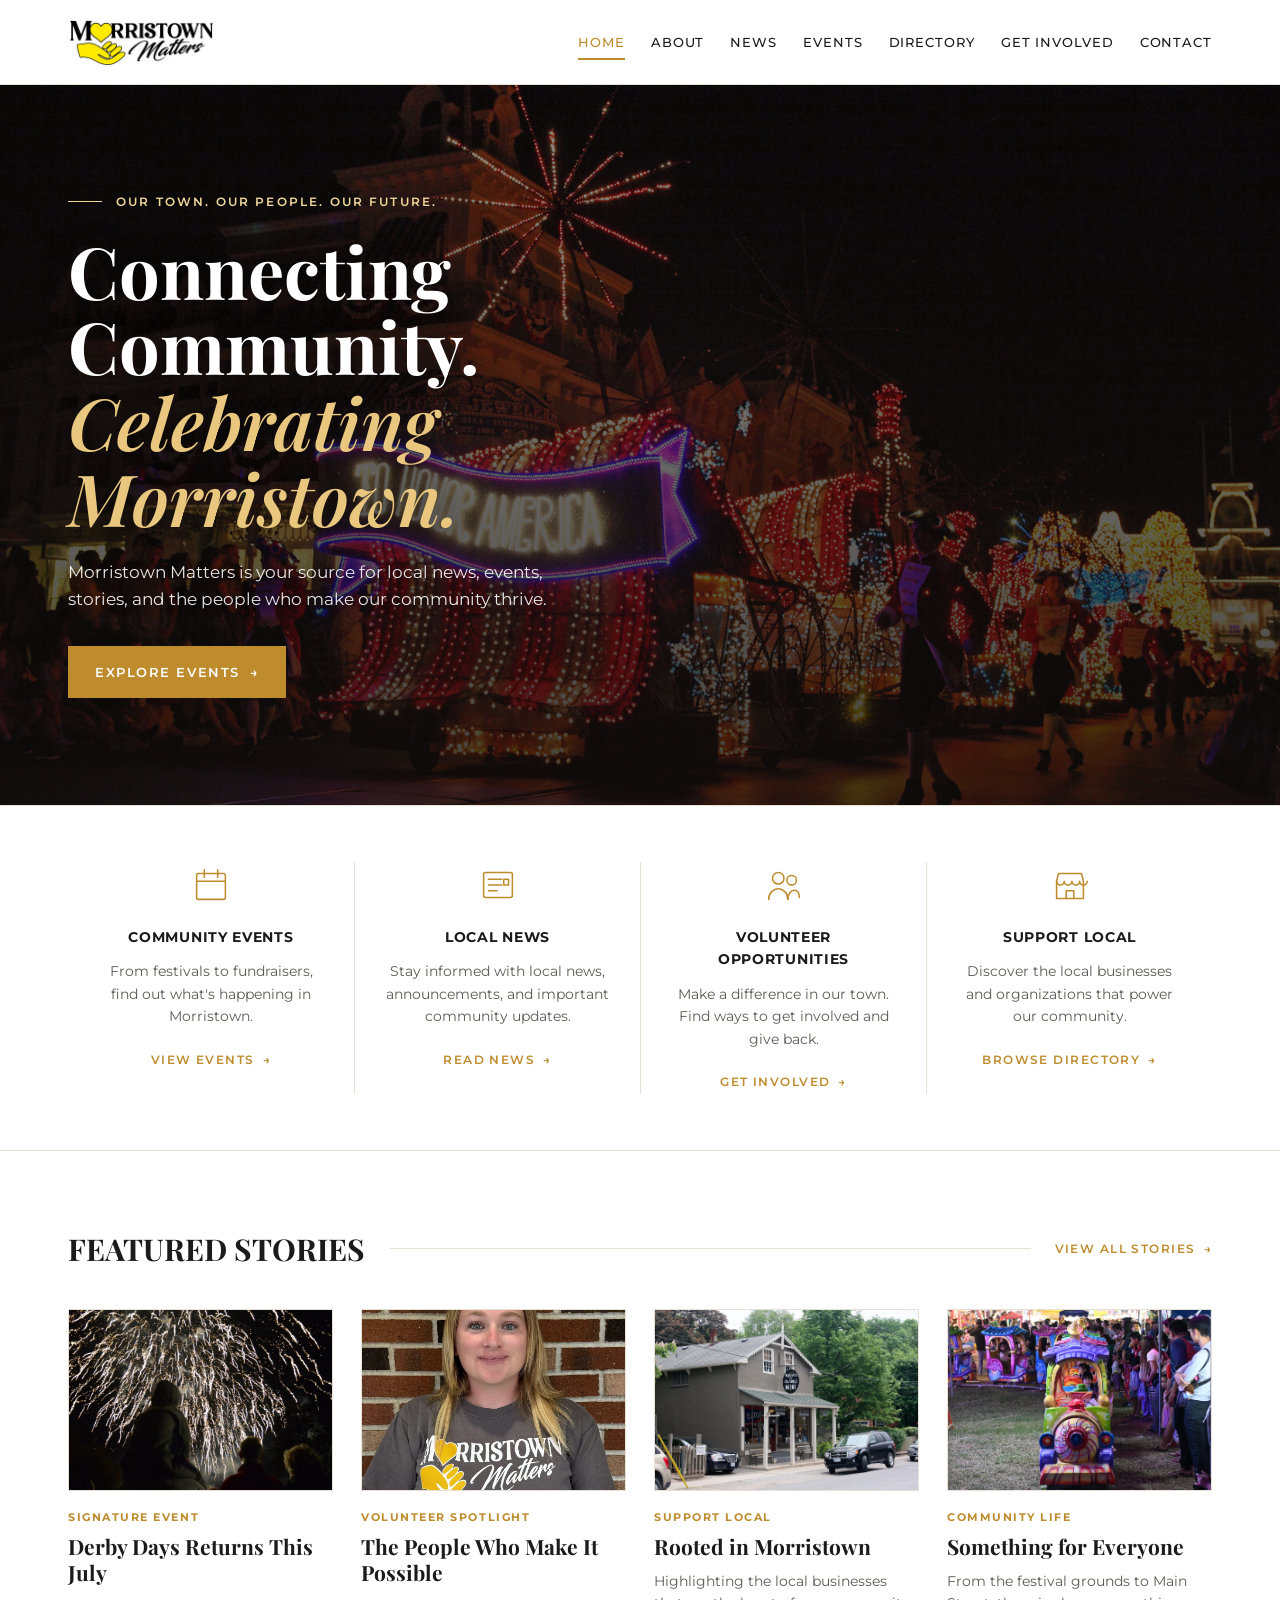
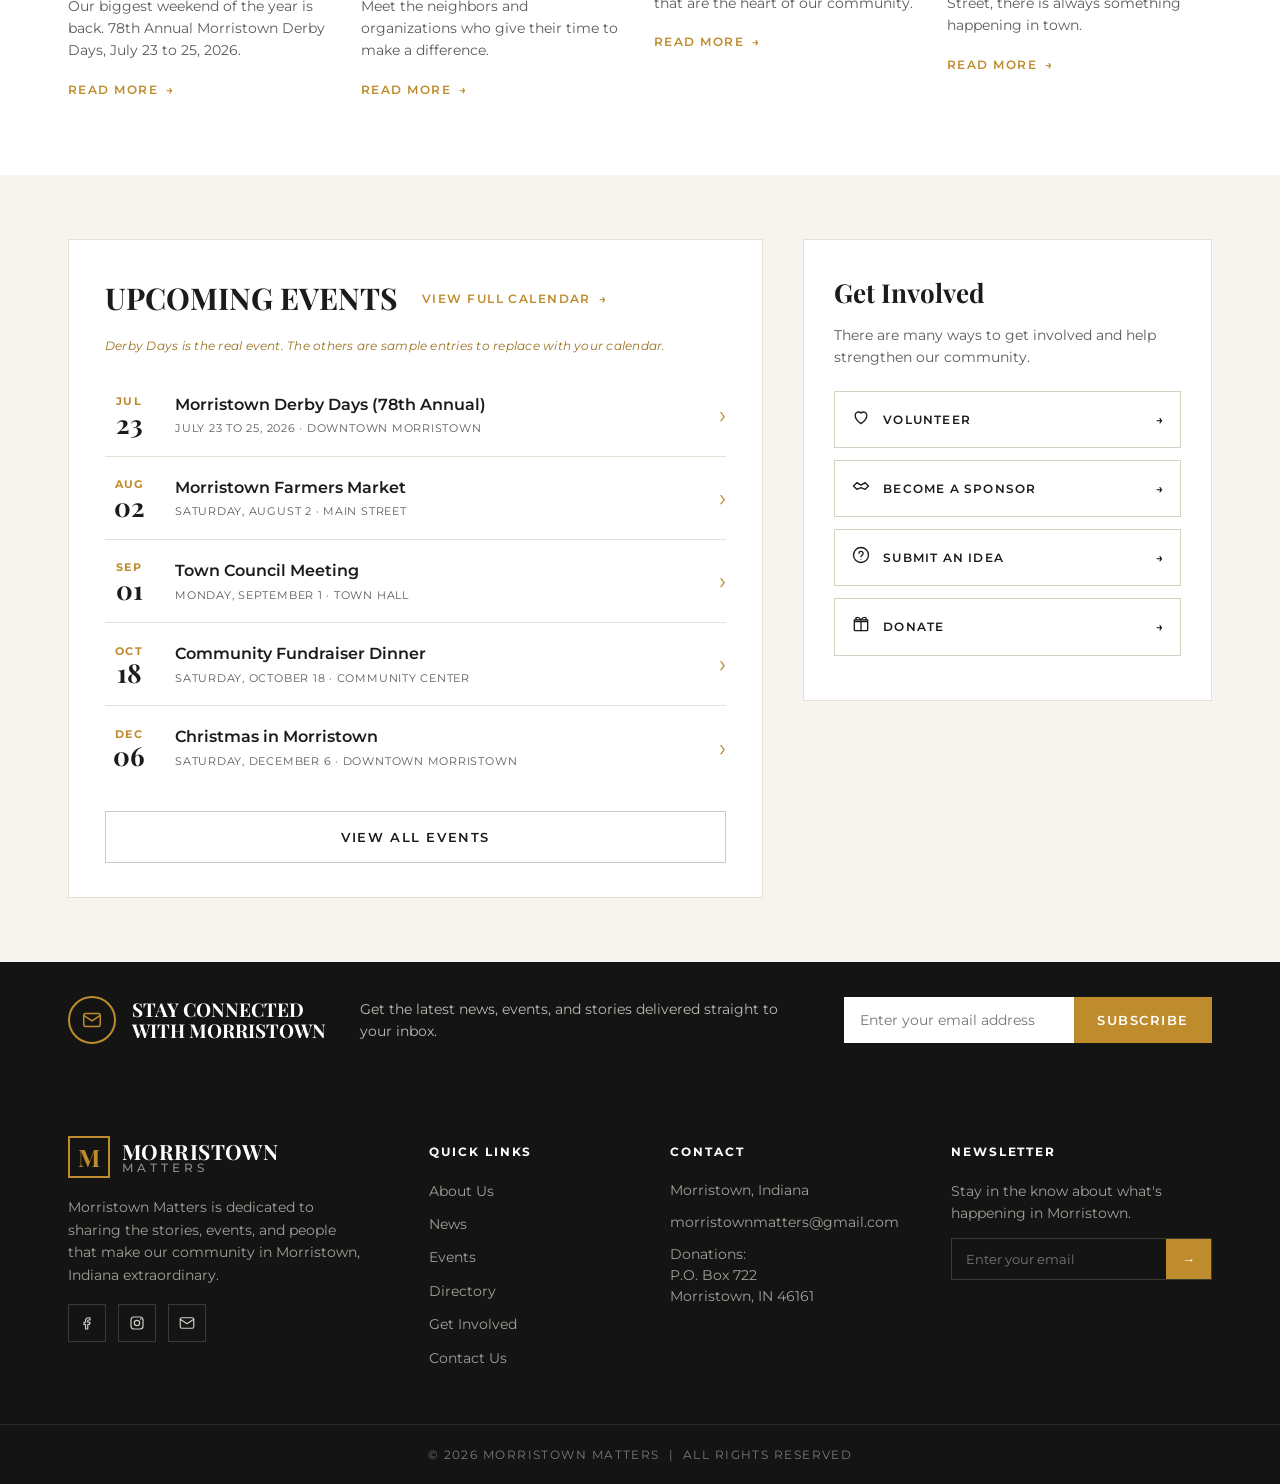
<file: index.html>
<!DOCTYPE html>
<html lang="en">
<head>
<meta charset="UTF-8" />
<meta name="viewport" content="width=device-width, initial-scale=1.0" />
<title>Morristown Matters | Our Town. Our People. Our Future.</title>
<meta name="description" content="Morristown Matters is your source for local news, events, stories, and the people who make our community thrive. Morristown, Indiana." />
<link rel="preconnect" href="https://fonts.googleapis.com" />
<link rel="preconnect" href="https://fonts.gstatic.com" crossorigin />
<link href="https://fonts.googleapis.com/css2?family=Playfair+Display:ital,wght@0,400;0,600;0,700;1,400;1,500;1,600&family=Montserrat:wght@400;500;600;700&display=swap" rel="stylesheet" />
<link rel="stylesheet" href="styles.css" />
</head>
<body>

<!-- ============ HEADER ============ -->
<header class="site-header" id="top">
  <div class="wrap header-inner">
    <a class="brand" href="index.html" aria-label="Morristown Matters home">
      <img class="logo-img" src="images/logo.png" alt="Morristown Matters" />
    </a>

    <nav class="main-nav" id="main-nav" aria-label="Main">
      <a href="index.html" class="is-active">HOME</a>
      <a href="#about">ABOUT</a>
      <a href="#news">NEWS</a>
      <a href="#events">EVENTS</a>
      <a href="#directory">DIRECTORY</a>
      <a href="#get-involved">GET INVOLVED</a>
      <a href="#contact">CONTACT</a>
    </nav>

    <button class="nav-toggle" id="nav-toggle" aria-label="Open menu" aria-expanded="false" aria-controls="main-nav">
      <span></span><span></span><span></span>
    </button>
  </div>
</header>

<!-- ============ HERO ============ -->
<section class="hero" role="img" aria-label="Morristown Derby Days parade">
  <div class="hero-overlay"></div>
  <div class="wrap hero-inner">
    <div class="hero-copy">
      <p class="eyebrow eyebrow--light"><span class="eyebrow-rule"></span>OUR TOWN. OUR PEOPLE. OUR FUTURE.</p>
      <h1 class="hero-title">
        Connecting<br />Community.<br />
        <em>Celebrating Morristown.</em>
      </h1>
      <p class="hero-text">
        Morristown Matters is your source for local news, events, stories, and
        the people who make our community thrive.
      </p>
      <div class="hero-actions">
        <a class="btn btn-gold" href="#events">EXPLORE EVENTS <span class="arr">&rarr;</span></a>
      </div>
    </div>
  </div>
</section>

<!-- ============ FEATURE ROW ============ -->
<section class="features" id="about">
  <div class="wrap features-grid">

    <div class="feature">
      <div class="feature-icon">
        <svg viewBox="0 0 48 48" aria-hidden="true"><rect x="9" y="12" width="30" height="27" rx="2"/><path d="M9 20h30"/><path d="M17 8v8M31 8v8"/></svg>
      </div>
      <h3 class="feature-title">COMMUNITY EVENTS</h3>
      <p class="feature-text">From festivals to fundraisers, find out what's happening in Morristown.</p>
      <a class="link-gold" href="#events">VIEW EVENTS <span class="arr">&rarr;</span></a>
    </div>

    <div class="feature">
      <div class="feature-icon">
        <svg viewBox="0 0 48 48" aria-hidden="true"><rect x="9" y="11" width="30" height="26" rx="2"/><path d="M14 18h14M14 24h14M14 30h9"/><rect x="30" y="18" width="5" height="6"/></svg>
      </div>
      <h3 class="feature-title">LOCAL NEWS</h3>
      <p class="feature-text">Stay informed with local news, announcements, and important community updates.</p>
      <a class="link-gold" href="#news">READ NEWS <span class="arr">&rarr;</span></a>
    </div>

    <div class="feature">
      <div class="feature-icon">
        <svg viewBox="0 0 48 48" aria-hidden="true"><circle cx="18" cy="17" r="6"/><circle cx="32" cy="19" r="5"/><path d="M8 39c0-7 5-11 10-11s10 4 10 11"/><path d="M28 39c0-6 3.5-9.5 6.5-9.5S40 32 40 37"/></svg>
      </div>
      <h3 class="feature-title">VOLUNTEER OPPORTUNITIES</h3>
      <p class="feature-text">Make a difference in our town. Find ways to get involved and give back.</p>
      <a class="link-gold" href="#get-involved">GET INVOLVED <span class="arr">&rarr;</span></a>
    </div>

    <div class="feature">
      <div class="feature-icon">
        <svg viewBox="0 0 48 48" aria-hidden="true"><path d="M10 20l2-8h24l2 8"/><path d="M10 20v18h28V20"/><path d="M10 20a4 4 0 008 0 4 4 0 008 0 4 4 0 008 0 4 4 0 008 0"/><path d="M20 38v-8h8v8"/></svg>
      </div>
      <h3 class="feature-title">SUPPORT LOCAL</h3>
      <p class="feature-text">Discover the local businesses and organizations that power our community.</p>
      <a class="link-gold" href="#directory">BROWSE DIRECTORY <span class="arr">&rarr;</span></a>
    </div>

  </div>
</section>

<!-- ============ FEATURED STORIES ============ -->
<section class="stories" id="news">
  <div class="wrap">
    <div class="section-head">
      <h2 class="section-title">FEATURED STORIES</h2>
      <span class="section-rule"></span>
      <a class="link-gold" href="#news">VIEW ALL STORIES <span class="arr">&rarr;</span></a>
    </div>

    <div class="stories-grid">

      <a class="story" href="derby-days.html" id="events">
        <img class="card-img" src="images/fireworks.jpg" alt="Fireworks over Morristown" />
        <p class="story-cat">SIGNATURE EVENT</p>
        <h3 class="story-title">Derby Days Returns This July</h3>
        <p class="story-text">Our biggest weekend of the year is back. 78th Annual Morristown Derby Days, July 23 to 25, 2026.</p>
        <span class="link-gold">READ MORE <span class="arr">&rarr;</span></span>
      </a>

      <a class="story" href="#get-involved">
        <img class="card-img" src="images/volunteers.jpg" alt="Morristown Matters volunteer" />
        <p class="story-cat">VOLUNTEER SPOTLIGHT</p>
        <h3 class="story-title">The People Who Make It Possible</h3>
        <p class="story-text">Meet the neighbors and organizations who give their time to make a difference.</p>
        <span class="link-gold">READ MORE <span class="arr">&rarr;</span></span>
      </a>

      <a class="story" href="#directory" id="directory">
        <img class="card-img" src="images/support-local.jpg" alt="A local Morristown storefront" />
        <p class="story-cat">SUPPORT LOCAL</p>
        <h3 class="story-title">Rooted in Morristown</h3>
        <p class="story-text">Highlighting the local businesses that are the heart of our community.</p>
        <span class="link-gold">READ MORE <span class="arr">&rarr;</span></span>
      </a>

      <a class="story" href="#events">
        <img class="card-img" src="images/community.jpg" alt="Community festival in Morristown" />
        <p class="story-cat">COMMUNITY LIFE</p>
        <h3 class="story-title">Something for Everyone</h3>
        <p class="story-text">From the festival grounds to Main Street, there is always something happening in town.</p>
        <span class="link-gold">READ MORE <span class="arr">&rarr;</span></span>
      </a>

    </div>
  </div>
</section>

<!-- ============ UPCOMING + GET INVOLVED ============ -->
<section class="schedule-block">
  <div class="wrap schedule-grid">

    <div class="upcoming">
      <div class="section-head section-head--tight">
        <h2 class="section-title">UPCOMING EVENTS</h2>
        <a class="link-gold" href="#events">VIEW FULL CALENDAR <span class="arr">&rarr;</span></a>
      </div>
      <p class="placeholder-note">Derby Days is the real event. The others are sample entries to replace with your calendar.</p>

      <ul class="event-list">
        <li class="event-row event-row--link">
          <a href="derby-days.html" class="event-link">
            <span class="event-date"><span class="m">JUL</span><span class="d">23</span></span>
            <span class="event-info"><span class="event-name">Morristown Derby Days (78th Annual)</span><span class="event-meta">JULY 23 TO 25, 2026 &middot; DOWNTOWN MORRISTOWN</span></span>
            <span class="event-chev">&rsaquo;</span>
          </a>
        </li>
        <li class="event-row">
          <span class="event-date"><span class="m">AUG</span><span class="d">02</span></span>
          <span class="event-info"><span class="event-name">Morristown Farmers Market</span><span class="event-meta">SATURDAY, AUGUST 2 &middot; MAIN STREET</span></span>
          <span class="event-chev">&rsaquo;</span>
        </li>
        <li class="event-row">
          <span class="event-date"><span class="m">SEP</span><span class="d">01</span></span>
          <span class="event-info"><span class="event-name">Town Council Meeting</span><span class="event-meta">MONDAY, SEPTEMBER 1 &middot; TOWN HALL</span></span>
          <span class="event-chev">&rsaquo;</span>
        </li>
        <li class="event-row">
          <span class="event-date"><span class="m">OCT</span><span class="d">18</span></span>
          <span class="event-info"><span class="event-name">Community Fundraiser Dinner</span><span class="event-meta">SATURDAY, OCTOBER 18 &middot; COMMUNITY CENTER</span></span>
          <span class="event-chev">&rsaquo;</span>
        </li>
        <li class="event-row">
          <span class="event-date"><span class="m">DEC</span><span class="d">06</span></span>
          <span class="event-info"><span class="event-name">Christmas in Morristown</span><span class="event-meta">SATURDAY, DECEMBER 6 &middot; DOWNTOWN MORRISTOWN</span></span>
          <span class="event-chev">&rsaquo;</span>
        </li>
      </ul>

      <a class="btn btn-ghost btn-wide" href="#events">VIEW ALL EVENTS</a>
    </div>

    <aside class="get-involved" id="get-involved">
      <h2 class="gi-title">Get Involved</h2>
      <p class="gi-text">There are many ways to get involved and help strengthen our community.</p>

      <a class="gi-btn" href="#get-involved">
        <span class="gi-ico"><svg viewBox="0 0 24 24" aria-hidden="true"><path d="M12 20s-7-4.6-7-10a4 4 0 017-2.6A4 4 0 0119 10c0 5.4-7 10-7 10z"/></svg></span>
        VOLUNTEER <span class="arr">&rarr;</span>
      </a>
      <a class="gi-btn" href="derby-days.html#sponsors">
        <span class="gi-ico"><svg viewBox="0 0 24 24" aria-hidden="true"><path d="M3 12l4-4 5 3 5-3 4 4-4 4-5-2-5 2z"/></svg></span>
        BECOME A SPONSOR <span class="arr">&rarr;</span>
      </a>
      <a class="gi-btn" href="#contact">
        <span class="gi-ico"><svg viewBox="0 0 24 24" aria-hidden="true"><circle cx="12" cy="12" r="9"/><path d="M9.5 10a2.5 2.5 0 115 .5c0 1.5-2.5 2-2.5 3.5"/><circle cx="12" cy="17.5" r=".6" fill="currentColor" stroke="none"/></svg></span>
        SUBMIT AN IDEA <span class="arr">&rarr;</span>
      </a>
      <a class="gi-btn" href="https://my.cheddarup.com/me/morristownmatters-7222" target="_blank" rel="noopener">
        <span class="gi-ico"><svg viewBox="0 0 24 24" aria-hidden="true"><rect x="4" y="9" width="16" height="11" rx="1"/><path d="M4 9V7h16v2M12 9v11M8 7c-2.5 0-3.5-3 0-3 2 0 4 3 4 3M16 7c2.5 0 3.5-3 0-3-2 0-4 3-4 3"/></svg></span>
        DONATE <span class="arr">&rarr;</span>
      </a>
    </aside>

  </div>
</section>

<!-- ============ NEWSLETTER BAR ============ -->
<section class="newsletter">
  <div class="wrap newsletter-inner">
    <div class="nl-left">
      <span class="nl-ico"><svg viewBox="0 0 24 24" aria-hidden="true"><rect x="3" y="5" width="18" height="14" rx="2"/><path d="M3 7l9 6 9-6"/></svg></span>
      <span class="nl-head">STAY CONNECTED<br />WITH MORRISTOWN</span>
    </div>
    <p class="nl-text">Get the latest news, events, and stories delivered straight to your inbox.</p>
    <form class="nl-form" name="newsletter" method="POST" data-netlify="true" netlify-honeypot="bot-field" action="/thank-you.html">
      <input type="hidden" name="form-name" value="newsletter" />
      <p class="hp-field" hidden><label>Do not fill this out if you are human: <input name="bot-field" /></label></p>
      <input type="email" name="email" placeholder="Enter your email address" aria-label="Email address" required />
      <button type="submit" class="btn btn-gold">SUBSCRIBE</button>
    </form>
  </div>
</section>

<!-- ============ FOOTER ============ -->
<footer class="site-footer" id="contact">
  <div class="wrap footer-grid">

    <div class="footer-brand">
      <span class="brand brand--footer">
        <span class="brand-mark">M</span>
        <span class="brand-words">
          <span class="brand-line-1">MORRISTOWN</span>
          <span class="brand-line-2">MATTERS</span>
        </span>
      </span>
      <p class="footer-about">
        Morristown Matters is dedicated to sharing the stories, events, and
        people that make our community in Morristown, Indiana extraordinary.
      </p>
      <div class="socials">
        <a href="https://www.facebook.com/derby.day.92" target="_blank" rel="noopener" aria-label="Facebook">
          <svg viewBox="0 0 24 24" aria-hidden="true"><path d="M14 8h2V5h-2c-2.2 0-4 1.8-4 4v2H8v3h2v6h3v-6h2.3l.7-3H13V9c0-.6.4-1 1-1z"/></svg>
        </a>
        <a href="https://www.instagram.com/morristownmatters" target="_blank" rel="noopener" aria-label="Instagram">
          <svg viewBox="0 0 24 24" aria-hidden="true"><rect x="4" y="4" width="16" height="16" rx="4"/><circle cx="12" cy="12" r="3.6"/><circle cx="17.2" cy="6.8" r="1.1" fill="currentColor" stroke="none"/></svg>
        </a>
        <a href="mailto:morristownmatters@gmail.com" aria-label="Email">
          <svg viewBox="0 0 24 24" aria-hidden="true"><rect x="3" y="5" width="18" height="14" rx="2"/><path d="M3 7l9 6 9-6"/></svg>
        </a>
      </div>
    </div>

    <div class="footer-col">
      <h4 class="footer-head">QUICK LINKS</h4>
      <ul>
        <li><a href="#about">About Us</a></li>
        <li><a href="#news">News</a></li>
        <li><a href="#events">Events</a></li>
        <li><a href="#directory">Directory</a></li>
        <li><a href="#get-involved">Get Involved</a></li>
        <li><a href="#contact">Contact Us</a></li>
      </ul>
    </div>

    <div class="footer-col">
      <h4 class="footer-head">CONTACT</h4>
      <ul class="footer-contact">
        <li>Morristown, Indiana</li>
        <li><a href="mailto:morristownmatters@gmail.com">morristownmatters@gmail.com</a></li>
        <li>Donations:<br />P.O. Box 722<br />Morristown, IN 46161</li>
      </ul>
    </div>

    <div class="footer-col">
      <h4 class="footer-head">NEWSLETTER</h4>
      <p class="footer-nl-text">Stay in the know about what's happening in Morristown.</p>
      <form class="footer-nl-form" name="newsletter" method="POST" data-netlify="true" netlify-honeypot="bot-field" action="/thank-you.html">
        <input type="hidden" name="form-name" value="newsletter" />
        <p class="hp-field" hidden><label>Do not fill this out if you are human: <input name="bot-field" /></label></p>
        <input type="email" name="email" placeholder="Enter your email" aria-label="Email address" required />
        <button type="submit" aria-label="Subscribe" class="footer-nl-btn"><span class="arr">&rarr;</span></button>
      </form>
    </div>

  </div>
  <div class="footer-bottom">
    <div class="wrap">&copy; 2026 MORRISTOWN MATTERS &nbsp;|&nbsp; ALL RIGHTS RESERVED</div>
  </div>
</footer>

<script src="script.js"></script>
</body>
</html>
</file>
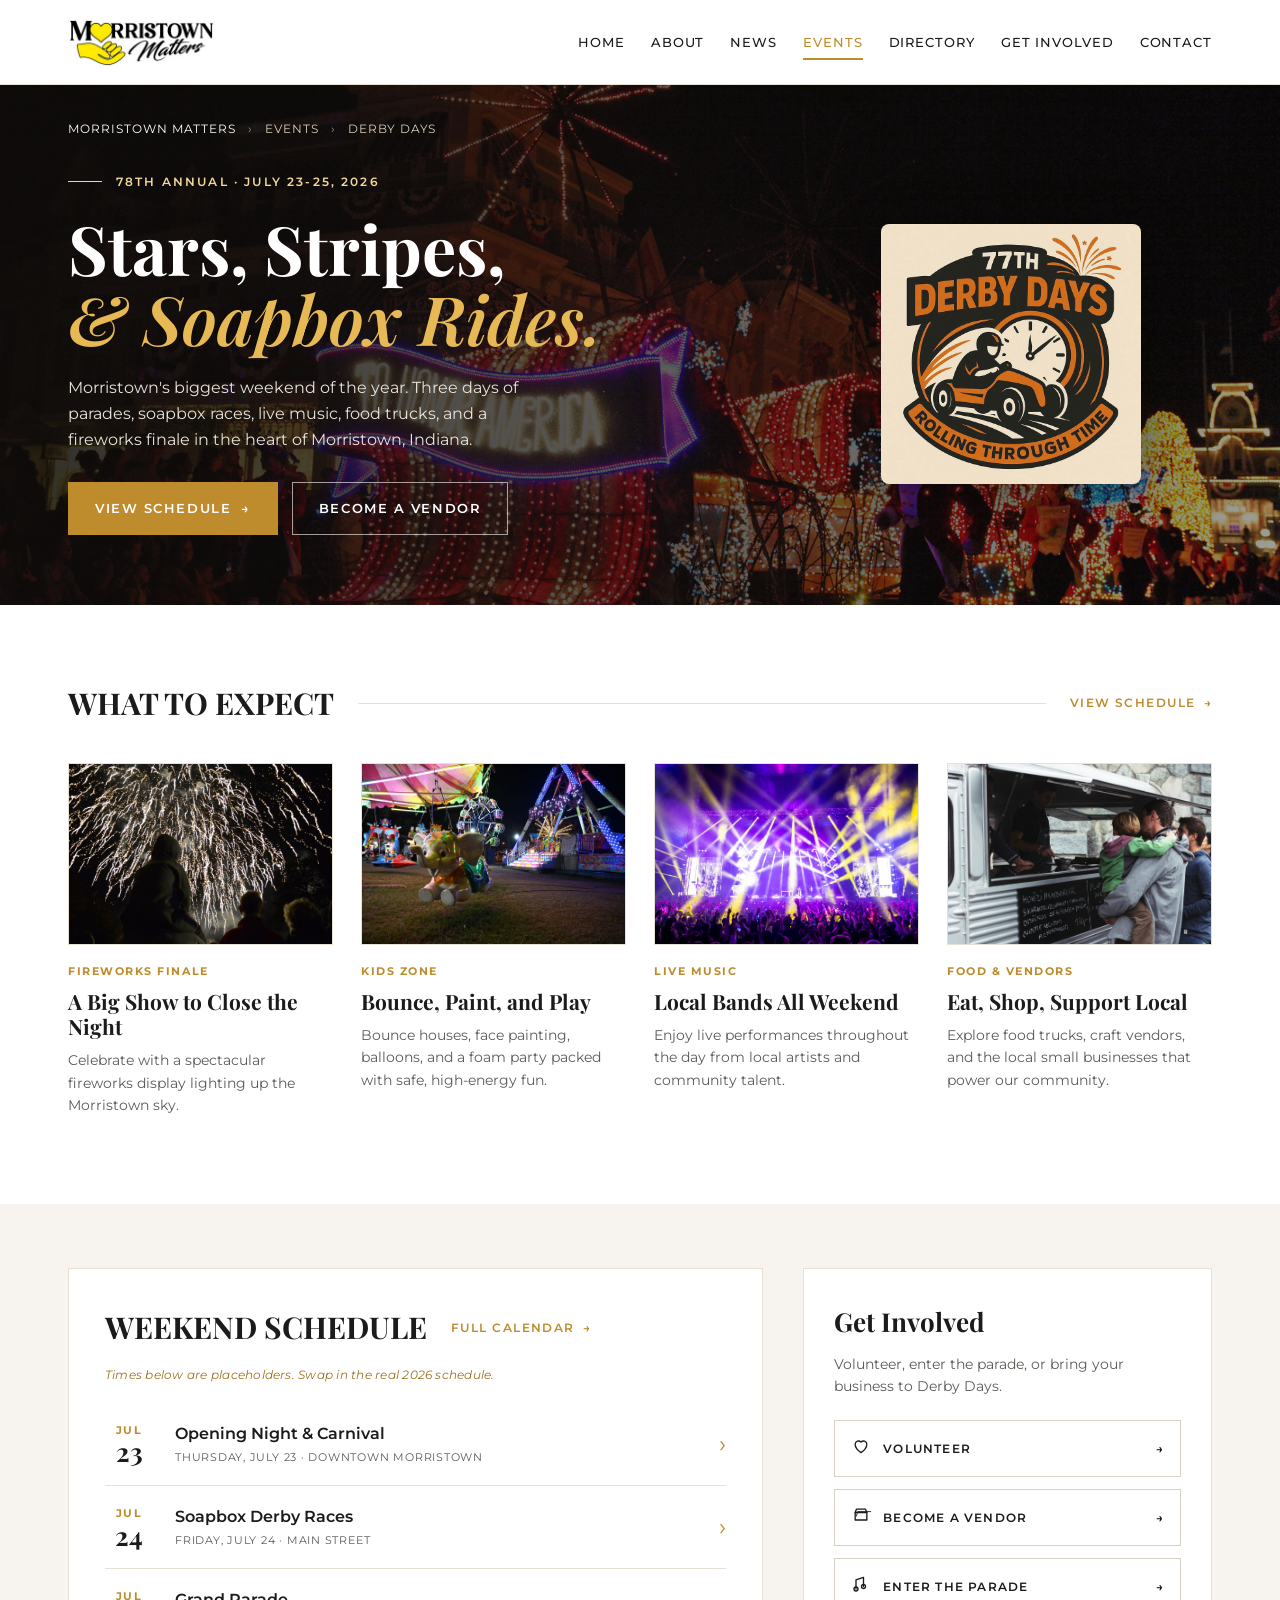
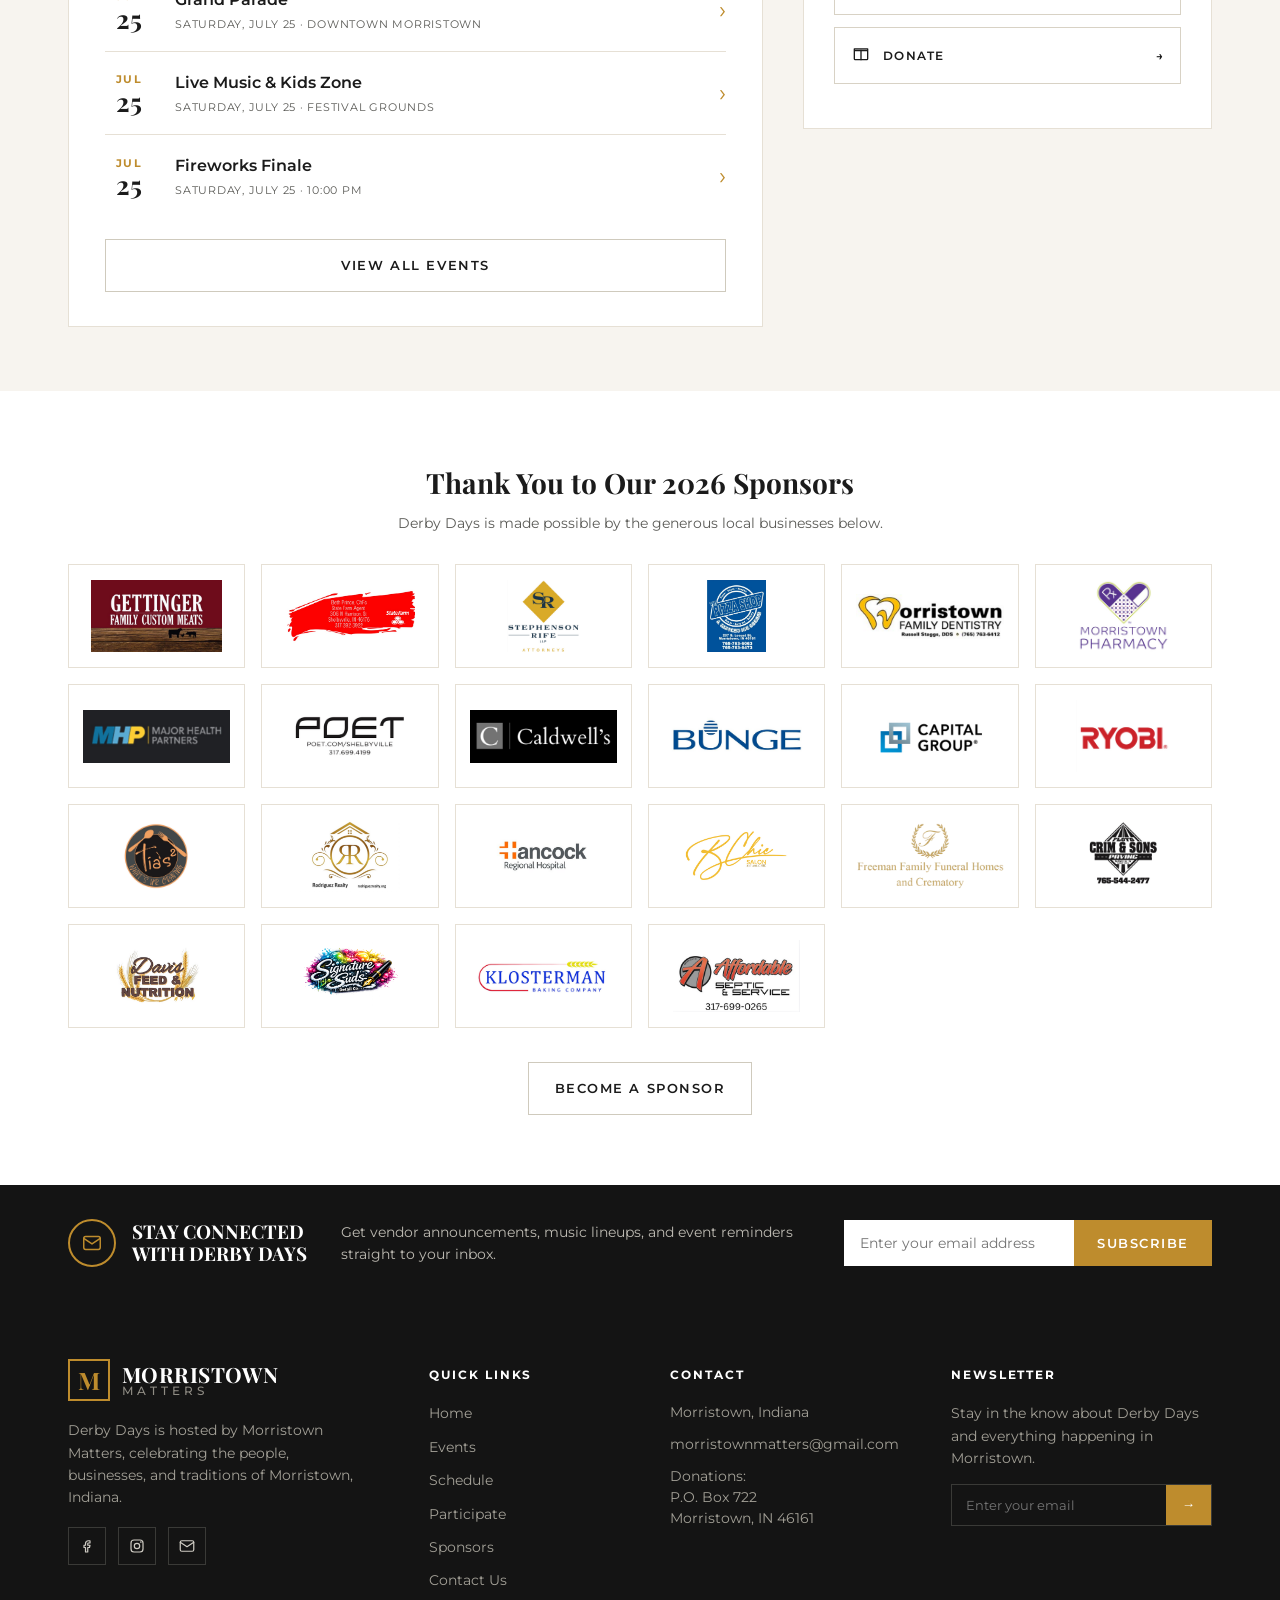
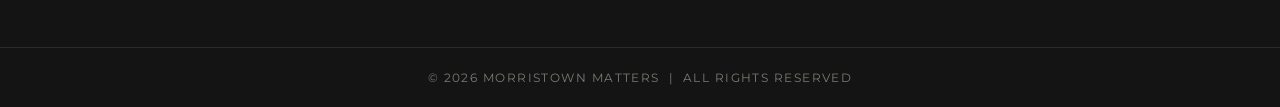
<file: derby-days.html>
<!DOCTYPE html>
<html lang="en">
<head>
<meta charset="UTF-8" />
<meta name="viewport" content="width=device-width, initial-scale=1.0" />
<title>Derby Days | Morristown Matters — 78th Annual, July 23-25, 2026</title>
<meta name="description" content="78th Annual Morristown Derby Days. Stars, Stripes, and Soapbox Rides. July 23-25, 2026 in Morristown, Indiana. Hosted by Morristown Matters." />
<link rel="preconnect" href="https://fonts.googleapis.com" />
<link rel="preconnect" href="https://fonts.gstatic.com" crossorigin />
<link href="https://fonts.googleapis.com/css2?family=Playfair+Display:ital,wght@0,400;0,600;0,700;1,400;1,500;1,600&family=Montserrat:wght@400;500;600;700&display=swap" rel="stylesheet" />
<link rel="stylesheet" href="styles.css" />
</head>
<body>

<!-- ============ HEADER ============ -->
<header class="site-header" id="top">
  <div class="wrap header-inner">
    <a class="brand" href="index.html" aria-label="Morristown Matters home">
      <img class="logo-img" src="images/logo.png" alt="Morristown Matters" />
    </a>
    <nav class="main-nav" id="main-nav" aria-label="Main">
      <a href="index.html">HOME</a>
      <a href="index.html#about">ABOUT</a>
      <a href="index.html#news">NEWS</a>
      <a href="index.html#events" class="is-active">EVENTS</a>
      <a href="index.html#directory">DIRECTORY</a>
      <a href="index.html#get-involved">GET INVOLVED</a>
      <a href="index.html#contact">CONTACT</a>
    </nav>
    <button class="nav-toggle" id="nav-toggle" aria-label="Open menu" aria-expanded="false" aria-controls="main-nav">
      <span></span><span></span><span></span>
    </button>
  </div>
</header>

<!-- ============ EVENT HERO ============ -->
<section class="event-hero">
  <div class="event-hero-overlay"></div>
  <div class="wrap event-hero-inner">
    <p class="breadcrumb"><a href="index.html">Morristown Matters</a> <span>&rsaquo;</span> Events <span>&rsaquo;</span> Derby Days</p>
    <div class="event-hero-grid">
      <div>
        <p class="eyebrow eyebrow--light"><span class="eyebrow-rule"></span>78TH ANNUAL &middot; JULY 23-25, 2026</p>
        <h1 class="event-title">Stars, Stripes,<br /><em>&amp; Soapbox Rides.</em></h1>
        <p class="event-lead">
          Morristown's biggest weekend of the year. Three days of parades,
          soapbox races, live music, food trucks, and a fireworks finale in the
          heart of Morristown, Indiana.
        </p>
        <div class="hero-actions">
          <a class="btn btn-gold" href="#schedule">VIEW SCHEDULE <span class="arr">&rarr;</span></a>
          <a class="btn btn-light" href="#getinvolved">BECOME A VENDOR</a>
        </div>
      </div>
      <div class="event-badge">
        <img src="images/derby-logo.png" alt="77th Derby Days logo" />
      </div>
    </div>
  </div>
</section>

<!-- ============ WHAT TO EXPECT ============ -->
<section class="stories">
  <div class="wrap">
    <div class="section-head">
      <h2 class="section-title">WHAT TO EXPECT</h2>
      <span class="section-rule"></span>
      <a class="link-gold" href="#schedule">VIEW SCHEDULE <span class="arr">&rarr;</span></a>
    </div>
    <div class="stories-grid">
      <article class="story">
        <img class="card-img" src="images/fireworks.jpg" alt="Fireworks finale" />
        <p class="story-cat">FIREWORKS FINALE</p>
        <h3 class="story-title">A Big Show to Close the Night</h3>
        <p class="story-text">Celebrate with a spectacular fireworks display lighting up the Morristown sky.</p>
      </article>
      <article class="story">
        <img class="card-img" src="images/kids.jpg" alt="Kids zone carnival" />
        <p class="story-cat">KIDS ZONE</p>
        <h3 class="story-title">Bounce, Paint, and Play</h3>
        <p class="story-text">Bounce houses, face painting, balloons, and a foam party packed with safe, high-energy fun.</p>
      </article>
      <article class="story">
        <img class="card-img" src="images/music.jpg" alt="Live music" />
        <p class="story-cat">LIVE MUSIC</p>
        <h3 class="story-title">Local Bands All Weekend</h3>
        <p class="story-text">Enjoy live performances throughout the day from local artists and community talent.</p>
      </article>
      <article class="story">
        <img class="card-img" src="images/food.jpg" alt="Food trucks and vendors" />
        <p class="story-cat">FOOD &amp; VENDORS</p>
        <h3 class="story-title">Eat, Shop, Support Local</h3>
        <p class="story-text">Explore food trucks, craft vendors, and the local small businesses that power our community.</p>
      </article>
    </div>
  </div>
</section>

<!-- ============ SCHEDULE + GET INVOLVED ============ -->
<section class="schedule-block" id="schedule">
  <div class="wrap schedule-grid">
    <div class="upcoming">
      <div class="section-head section-head--tight">
        <h2 class="section-title">WEEKEND SCHEDULE</h2>
        <a class="link-gold" href="#schedule">FULL CALENDAR <span class="arr">&rarr;</span></a>
      </div>
      <p class="placeholder-note">Times below are placeholders. Swap in the real 2026 schedule.</p>
      <ul class="event-list">
        <li class="event-row"><span class="event-date"><span class="m">JUL</span><span class="d">23</span></span><span class="event-info"><span class="event-name">Opening Night &amp; Carnival</span><span class="event-meta">THURSDAY, JULY 23 &middot; DOWNTOWN MORRISTOWN</span></span><span class="event-chev">&rsaquo;</span></li>
        <li class="event-row"><span class="event-date"><span class="m">JUL</span><span class="d">24</span></span><span class="event-info"><span class="event-name">Soapbox Derby Races</span><span class="event-meta">FRIDAY, JULY 24 &middot; MAIN STREET</span></span><span class="event-chev">&rsaquo;</span></li>
        <li class="event-row"><span class="event-date"><span class="m">JUL</span><span class="d">25</span></span><span class="event-info"><span class="event-name">Grand Parade</span><span class="event-meta">SATURDAY, JULY 25 &middot; DOWNTOWN MORRISTOWN</span></span><span class="event-chev">&rsaquo;</span></li>
        <li class="event-row"><span class="event-date"><span class="m">JUL</span><span class="d">25</span></span><span class="event-info"><span class="event-name">Live Music &amp; Kids Zone</span><span class="event-meta">SATURDAY, JULY 25 &middot; FESTIVAL GROUNDS</span></span><span class="event-chev">&rsaquo;</span></li>
        <li class="event-row"><span class="event-date"><span class="m">JUL</span><span class="d">25</span></span><span class="event-info"><span class="event-name">Fireworks Finale</span><span class="event-meta">SATURDAY, JULY 25 &middot; 10:00 PM</span></span><span class="event-chev">&rsaquo;</span></li>
      </ul>
      <a class="btn btn-ghost btn-wide" href="#schedule">VIEW ALL EVENTS</a>
    </div>

    <aside class="get-involved" id="getinvolved">
      <h2 class="gi-title">Get Involved</h2>
      <p class="gi-text">Volunteer, enter the parade, or bring your business to Derby Days.</p>
      <a class="gi-btn" href="#getinvolved"><span class="gi-ico"><svg viewBox="0 0 24 24" aria-hidden="true"><path d="M12 20s-7-4.6-7-10a4 4 0 017-2.6A4 4 0 0119 10c0 5.4-7 10-7 10z"/></svg></span>VOLUNTEER <span class="arr">&rarr;</span></a>
      <a class="gi-btn" href="#getinvolved"><span class="gi-ico"><svg viewBox="0 0 24 24" aria-hidden="true"><path d="M10 20l2-8h24" transform="scale(0.66)"/><rect x="5" y="9" width="14" height="9"/><path d="M5 9l1.5-4h11L19 9"/></svg></span>BECOME A VENDOR <span class="arr">&rarr;</span></a>
      <a class="gi-btn" href="#getinvolved"><span class="gi-ico"><svg viewBox="0 0 24 24" aria-hidden="true"><path d="M6 18V7l9-3v11"/><circle cx="6" cy="18" r="2.4"/><circle cx="15" cy="15" r="2.4"/></svg></span>ENTER THE PARADE <span class="arr">&rarr;</span></a>
      <a class="gi-btn" href="https://my.cheddarup.com/me/morristownmatters-7222" target="_blank" rel="noopener"><span class="gi-ico"><svg viewBox="0 0 24 24" aria-hidden="true"><rect x="4" y="9" width="16" height="11" rx="1"/><path d="M4 9V7h16v2M12 9v11"/></svg></span>DONATE <span class="arr">&rarr;</span></a>
    </aside>
  </div>
</section>

<!-- ============ SPONSORS ============ -->
<section class="sponsors" id="sponsors">
  <div class="wrap">
    <h2 class="sponsors-title">Thank You to Our 2026 Sponsors</h2>
    <p class="sponsors-sub">Derby Days is made possible by the generous local businesses below.</p>
    <div class="sponsor-logos">
      <div class="sponsor-logo"><img src="images/sponsors/gettinger.png" alt="Gettinger Family Custom Meats" /></div>
      <div class="sponsor-logo"><img src="images/sponsors/statefarm.png" alt="State Farm - Beth Prince" /></div>
      <div class="sponsor-logo"><img src="images/sponsors/stephenson-rife.png" alt="Stephenson Rife" /></div>
      <div class="sponsor-logo"><img src="images/sponsors/pizza-shop.png" alt="The Pizza Shop and Sisters" /></div>
      <div class="sponsor-logo"><img src="images/sponsors/dentistry.png" alt="Morristown Family Dentistry" /></div>
      <div class="sponsor-logo"><img src="images/sponsors/pharmacy.png" alt="Morristown Pharmacy" /></div>
      <div class="sponsor-logo"><img src="images/sponsors/mhp.png" alt="Major Health Partners" /></div>
      <div class="sponsor-logo"><img src="images/sponsors/poet.png" alt="POET" /></div>
      <div class="sponsor-logo"><img src="images/sponsors/caldwells.png" alt="Caldwell's" /></div>
      <div class="sponsor-logo"><img src="images/sponsors/bunge.png" alt="Bunge" /></div>
      <div class="sponsor-logo"><img src="images/sponsors/capital-group.png" alt="Capital Group" /></div>
      <div class="sponsor-logo"><img src="images/sponsors/ryobi.png" alt="Ryobi Die Casting" /></div>
      <div class="sponsor-logo"><img src="images/sponsors/tias.png" alt="Tia's 2 Morristown" /></div>
      <div class="sponsor-logo"><img src="images/sponsors/rodriguez.png" alt="Rodriguez Realty" /></div>
      <div class="sponsor-logo"><img src="images/sponsors/hancock.png" alt="Hancock Regional Hospital" /></div>
      <div class="sponsor-logo"><img src="images/sponsors/bchic.png" alt="B-Chic Salon" /></div>
      <div class="sponsor-logo"><img src="images/sponsors/freeman.png" alt="Freeman Family Funeral Homes" /></div>
      <div class="sponsor-logo"><img src="images/sponsors/crim.png" alt="Crim and Sons Paving" /></div>
      <div class="sponsor-logo"><img src="images/sponsors/davis-feed.png" alt="Davis Feed and Nutrition" /></div>
      <div class="sponsor-logo"><img src="images/sponsors/signature-suds.png" alt="Signature Suds Detail Co." /></div>
      <div class="sponsor-logo"><img src="images/sponsors/klosterman.png" alt="Klosterman Baking Company" /></div>
      <div class="sponsor-logo"><img src="images/sponsors/affordable-septic.png" alt="Affordable Septic and Service" /></div>
    </div>
    <a class="btn btn-ghost btn-center" href="#getinvolved">BECOME A SPONSOR</a>
  </div>
</section>

<!-- ============ NEWSLETTER BAR ============ -->
<section class="newsletter">
  <div class="wrap newsletter-inner">
    <div class="nl-left">
      <span class="nl-ico"><svg viewBox="0 0 24 24" aria-hidden="true"><rect x="3" y="5" width="18" height="14" rx="2"/><path d="M3 7l9 6 9-6"/></svg></span>
      <span class="nl-head">STAY CONNECTED<br />WITH DERBY DAYS</span>
    </div>
    <p class="nl-text">Get vendor announcements, music lineups, and event reminders straight to your inbox.</p>
    <form class="nl-form" name="newsletter" method="POST" data-netlify="true" netlify-honeypot="bot-field" action="/thank-you.html">
      <input type="hidden" name="form-name" value="newsletter" />
      <p class="hp-field" hidden><label>Do not fill this out if you are human: <input name="bot-field" /></label></p>
      <input type="email" name="email" placeholder="Enter your email address" aria-label="Email address" required />
      <button type="submit" class="btn btn-gold">SUBSCRIBE</button>
    </form>
  </div>
</section>

<!-- ============ FOOTER ============ -->
<footer class="site-footer" id="contact">
  <div class="wrap footer-grid">
    <div class="footer-brand">
      <span class="brand brand--footer">
        <span class="brand-mark">M</span>
        <span class="brand-words"><span class="brand-line-1">MORRISTOWN</span><span class="brand-line-2">MATTERS</span></span>
      </span>
      <p class="footer-about">Derby Days is hosted by Morristown Matters, celebrating the people, businesses, and traditions of Morristown, Indiana.</p>
      <div class="socials">
        <a href="https://www.facebook.com/derby.day.92" target="_blank" rel="noopener" aria-label="Facebook"><svg viewBox="0 0 24 24" aria-hidden="true"><path d="M14 8h2V5h-2c-2.2 0-4 1.8-4 4v2H8v3h2v6h3v-6h2.3l.7-3H13V9c0-.6.4-1 1-1z"/></svg></a>
        <a href="https://www.instagram.com/morristownmatters" target="_blank" rel="noopener" aria-label="Instagram"><svg viewBox="0 0 24 24" aria-hidden="true"><rect x="4" y="4" width="16" height="16" rx="4"/><circle cx="12" cy="12" r="3.6"/><circle cx="17.2" cy="6.8" r="1.1" fill="currentColor" stroke="none"/></svg></a>
        <a href="mailto:morristownmatters@gmail.com" aria-label="Email"><svg viewBox="0 0 24 24" aria-hidden="true"><rect x="3" y="5" width="18" height="14" rx="2"/><path d="M3 7l9 6 9-6"/></svg></a>
      </div>
    </div>
    <div class="footer-col">
      <h4 class="footer-head">QUICK LINKS</h4>
      <ul>
        <li><a href="index.html">Home</a></li>
        <li><a href="index.html#events">Events</a></li>
        <li><a href="#schedule">Schedule</a></li>
        <li><a href="#getinvolved">Participate</a></li>
        <li><a href="#sponsors">Sponsors</a></li>
        <li><a href="index.html#contact">Contact Us</a></li>
      </ul>
    </div>
    <div class="footer-col">
      <h4 class="footer-head">CONTACT</h4>
      <ul class="footer-contact">
        <li>Morristown, Indiana</li>
        <li><a href="mailto:morristownmatters@gmail.com">morristownmatters@gmail.com</a></li>
        <li>Donations:<br />P.O. Box 722<br />Morristown, IN 46161</li>
      </ul>
    </div>
    <div class="footer-col">
      <h4 class="footer-head">NEWSLETTER</h4>
      <p class="footer-nl-text">Stay in the know about Derby Days and everything happening in Morristown.</p>
      <form class="footer-nl-form" name="newsletter" method="POST" data-netlify="true" netlify-honeypot="bot-field" action="/thank-you.html">
        <input type="hidden" name="form-name" value="newsletter" />
        <p class="hp-field" hidden><label>Do not fill this out if you are human: <input name="bot-field" /></label></p>
        <input type="email" name="email" placeholder="Enter your email" aria-label="Email address" required />
        <button type="submit" aria-label="Subscribe" class="footer-nl-btn"><span class="arr">&rarr;</span></button>
      </form>
    </div>
  </div>
  <div class="footer-bottom">
    <div class="wrap">&copy; 2026 MORRISTOWN MATTERS &nbsp;|&nbsp; ALL RIGHTS RESERVED</div>
  </div>
</footer>

<script src="script.js"></script>
</body>
</html>
</file>
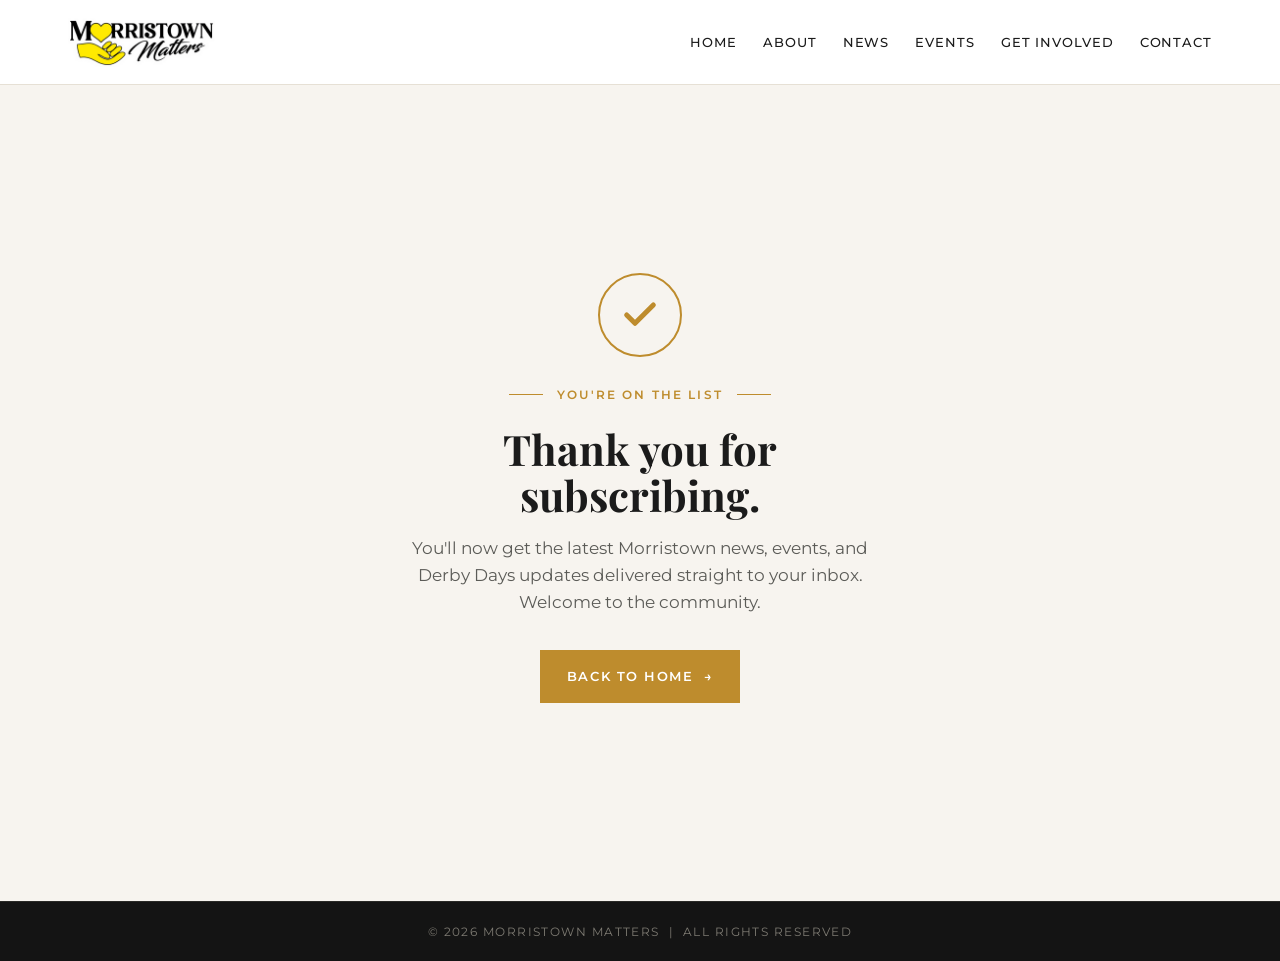
<file: thank-you.html>
<!DOCTYPE html>
<html lang="en">
<head>
<meta charset="UTF-8" />
<meta name="viewport" content="width=device-width, initial-scale=1.0" />
<title>Thank You | Morristown Matters</title>
<meta name="description" content="Thanks for subscribing to Morristown Matters." />
<meta name="robots" content="noindex" />
<link rel="preconnect" href="https://fonts.googleapis.com" />
<link rel="preconnect" href="https://fonts.gstatic.com" crossorigin />
<link href="https://fonts.googleapis.com/css2?family=Playfair+Display:ital,wght@0,400;0,600;0,700;1,400;1,500;1,600&family=Montserrat:wght@400;500;600;700&display=swap" rel="stylesheet" />
<link rel="stylesheet" href="styles.css" />
<style>
  .ty{ display:flex; align-items:center; justify-content:center; text-align:center; padding:90px 0 100px; background:var(--cream); min-height:calc(100vh - 84px); }
  .ty-card{ max-width:560px; }
  .ty-mark{ width:84px; height:84px; border-radius:50%; border:2px solid var(--gold); color:var(--gold); display:flex; align-items:center; justify-content:center; margin:0 auto 28px; }
  .ty-mark svg{ width:40px; height:40px; fill:none; stroke:currentColor; stroke-width:3; stroke-linecap:round; stroke-linejoin:round; }
  .ty-title{ font-family:var(--serif); font-size:42px; line-height:1.1; margin:0 0 16px; color:var(--ink); }
  .ty-text{ color:var(--muted); font-size:17px; margin:0 0 32px; }
</style>
</head>
<body>

<!-- ============ HEADER ============ -->
<header class="site-header" id="top">
  <div class="wrap header-inner">
    <a class="brand" href="index.html" aria-label="Morristown Matters home">
      <img class="logo-img" src="images/logo.png" alt="Morristown Matters" />
    </a>
    <nav class="main-nav" aria-label="Main">
      <a href="index.html">HOME</a>
      <a href="index.html#about">ABOUT</a>
      <a href="index.html#news">NEWS</a>
      <a href="index.html#events">EVENTS</a>
      <a href="index.html#get-involved">GET INVOLVED</a>
      <a href="index.html#contact">CONTACT</a>
    </nav>
  </div>
</header>

<!-- ============ THANK YOU ============ -->
<main class="ty">
  <div class="wrap ty-card">
    <div class="ty-mark">
      <svg viewBox="0 0 24 24" aria-hidden="true"><path d="M20 6L9 17l-5-5"/></svg>
    </div>
    <p class="eyebrow" style="justify-content:center;"><span class="eyebrow-rule"></span>YOU'RE ON THE LIST<span class="eyebrow-rule"></span></p>
    <h1 class="ty-title">Thank you for subscribing.</h1>
    <p class="ty-text">
      You'll now get the latest Morristown news, events, and Derby Days updates
      delivered straight to your inbox. Welcome to the community.
    </p>
    <a class="btn btn-gold btn-center" href="index.html">BACK TO HOME <span class="arr">&rarr;</span></a>
  </div>
</main>

<!-- ============ FOOTER ============ -->
<footer class="site-footer">
  <div class="footer-bottom">
    <div class="wrap">&copy; 2026 MORRISTOWN MATTERS &nbsp;|&nbsp; ALL RIGHTS RESERVED</div>
  </div>
</footer>

</body>
</html>
</file>
<file: styles.css>
/* =====================================================
   Morristown Matters — styles
   ===================================================== */
:root{
  --gold:#BE8C2D;
  --gold-dark:#9C711F;
  --ink:#1B1B1B;
  --muted:#5B5B57;
  --cream:#F7F4EF;
  --line:#E6E0D5;
  --black:#141414;
  --white:#FFFFFF;
  --serif:"Playfair Display", Georgia, serif;
  --sans:"Montserrat", system-ui, -apple-system, Segoe UI, sans-serif;
  --wrap:1200px;
}
*{ box-sizing:border-box; }
html{ scroll-behavior:smooth; }
body{ margin:0; font-family:var(--sans); color:var(--ink); background:var(--white); line-height:1.6; -webkit-font-smoothing:antialiased; }
img{ max-width:100%; display:block; }
a{ color:inherit; text-decoration:none; }
.wrap{ width:100%; max-width:var(--wrap); margin:0 auto; padding:0 28px; }

/* ---------- buttons + links ---------- */
.btn{ display:inline-flex; align-items:center; gap:10px; font-family:var(--sans); font-weight:600; font-size:13px; letter-spacing:.12em; text-transform:uppercase; padding:15px 26px; border:1px solid transparent; cursor:pointer; transition:background .2s ease, color .2s ease, border-color .2s ease; }
.btn-gold{ background:var(--gold); color:#fff; }
.btn-gold:hover{ background:var(--gold-dark); }
.btn-ghost{ background:transparent; color:var(--ink); border-color:#cfcabd; }
.btn-ghost:hover{ border-color:var(--gold); color:var(--gold); }
.btn-light{ background:transparent; color:#fff; border-color:rgba(255,255,255,.6); }
.btn-light:hover{ background:#fff; color:var(--ink); }
.btn-wide{ width:100%; justify-content:center; margin-top:22px; }
.btn-center{ display:flex; width:max-content; margin:34px auto 0; }
.arr{ font-style:normal; }

.link-gold{ display:inline-flex; align-items:center; gap:8px; color:var(--gold); font-weight:600; font-size:12px; letter-spacing:.12em; text-transform:uppercase; }
.link-gold:hover{ color:var(--gold-dark); }
.link-gold .arr{ transition:transform .2s ease; }
.link-gold:hover .arr{ transform:translateX(3px); }

.eyebrow{ display:flex; align-items:center; gap:14px; color:var(--gold); font-weight:600; font-size:12px; letter-spacing:.18em; text-transform:uppercase; margin:0 0 22px; }
.eyebrow-rule{ width:34px; height:1px; background:var(--gold); display:inline-block; }
.eyebrow--light{ color:#f0d79a; }
.eyebrow--light .eyebrow-rule{ background:#f0d79a; }

.placeholder-note{ font-size:12px; color:var(--gold-dark); letter-spacing:.02em; margin:4px 0 18px; font-style:italic; }

/* ===================================================
   HEADER
   =================================================== */
.site-header{ position:sticky; top:0; z-index:60; background:var(--white); border-bottom:1px solid var(--line); }
.header-inner{ display:flex; align-items:center; justify-content:space-between; height:84px; }
.brand{ display:flex; align-items:center; gap:14px; }
.logo-img{ height:50px; width:auto; }
.brand-mark{ width:46px; height:46px; flex:none; border:2px solid var(--gold); color:var(--gold); font-family:var(--serif); font-weight:700; font-size:28px; display:flex; align-items:center; justify-content:center; }
.brand-words{ display:flex; flex-direction:column; line-height:1.05; }
.brand-line-1{ font-family:var(--serif); font-size:21px; font-weight:700; letter-spacing:.02em; }
.brand-line-2{ font-family:var(--sans); font-size:12px; font-weight:500; letter-spacing:.34em; color:var(--muted); }

.main-nav{ display:flex; align-items:center; gap:26px; }
.main-nav a{ font-size:13px; font-weight:500; letter-spacing:.07em; color:var(--ink); padding:6px 0; position:relative; }
.main-nav a:hover{ color:var(--gold); }
.main-nav a.is-active{ color:var(--gold); }
.main-nav a.is-active::after{ content:""; position:absolute; left:0; right:0; bottom:-2px; height:2px; background:var(--gold); }

.nav-toggle{ display:none; flex-direction:column; gap:5px; background:none; border:0; padding:8px; cursor:pointer; }
.nav-toggle span{ width:24px; height:2px; background:var(--ink); display:block; }

/* ===================================================
   HERO (home)
   =================================================== */
.hero{ position:relative; background:url("images/parade.jpg") center/cover no-repeat; color:#fff; border-bottom:1px solid var(--line); }
.hero-overlay{ position:absolute; inset:0; background:linear-gradient(180deg, rgba(15,12,10,.45) 0%, rgba(15,12,10,.6) 45%, rgba(15,12,10,.78) 100%); }
.hero-inner{ position:relative; display:flex; align-items:center; min-height:clamp(520px, 80vh, 760px); padding:90px 28px; }
.hero-copy{ max-width:700px; }
.hero-title{ font-family:var(--serif); font-weight:700; color:#fff; font-size:clamp(42px, 5.8vw, 72px); line-height:1.05; margin:0 0 24px; text-shadow:0 2px 30px rgba(0,0,0,.45); }
.hero-title em{ color:#E9C77E; font-style:italic; font-weight:600; }
.hero-text{ color:rgba(255,255,255,.9); font-size:17px; max-width:480px; margin:0 0 32px; text-shadow:0 1px 14px rgba(0,0,0,.4); }
.hero-actions{ display:flex; flex-wrap:wrap; gap:14px; }

/* ===================================================
   FEATURE ROW
   =================================================== */
.features{ border-bottom:1px solid var(--line); }
.features-grid{ display:grid; grid-template-columns:repeat(4,1fr); padding:56px 28px; }
.feature{ text-align:center; padding:0 28px; border-left:1px solid var(--line); }
.feature:first-child{ border-left:0; }
.feature-icon{ margin:0 auto 18px; width:46px; height:46px; }
.feature-icon svg{ width:46px; height:46px; fill:none; stroke:var(--gold); stroke-width:1.6; stroke-linecap:round; stroke-linejoin:round; }
.feature-title{ font-family:var(--sans); font-size:14px; font-weight:700; letter-spacing:.05em; margin:0 0 12px; }
.feature-text{ color:var(--muted); font-size:14px; margin:0 0 18px; min-height:64px; }

/* ===================================================
   STORIES / CARDS
   =================================================== */
.stories{ padding:74px 0; }
.section-head{ display:flex; align-items:center; gap:24px; margin-bottom:36px; }
.section-head--tight{ margin-bottom:14px; }
.section-title{ font-family:var(--serif); font-size:30px; font-weight:700; margin:0; white-space:nowrap; }
.section-rule{ flex:1; height:1px; background:var(--line); }

.stories-grid{ display:grid; grid-template-columns:repeat(4,1fr); gap:28px; }
.story{ display:block; color:inherit; }
.card-img{ width:100%; aspect-ratio:16/11; object-fit:cover; margin-bottom:18px; border:1px solid var(--line); background:#efe9dd; }
.story-cat{ color:var(--gold); font-size:11px; font-weight:700; letter-spacing:.14em; text-transform:uppercase; margin:0 0 8px; }
.story-title{ font-family:var(--serif); font-size:21px; font-weight:700; line-height:1.2; margin:0 0 10px; }
.story-text{ color:var(--muted); font-size:14px; margin:0 0 14px; }
a.story .card-img{ transition:transform .3s ease; }
a.story:hover .card-img{ transform:scale(1.02); }
a.story:hover .story-title{ color:var(--gold-dark); }

/* ===================================================
   SCHEDULE + GET INVOLVED
   =================================================== */
.schedule-block{ background:var(--cream); padding:64px 0; }
.schedule-grid{ display:grid; grid-template-columns:1.7fr 1fr; gap:40px; align-items:start; }
.upcoming{ background:var(--white); border:1px solid var(--line); padding:34px 36px; }
.event-list{ list-style:none; margin:0; padding:0; }
.event-row{ display:flex; align-items:center; gap:22px; padding:18px 0; border-bottom:1px solid var(--line); }
.event-row:last-child{ border-bottom:0; }
.event-row--link{ padding:0; }
.event-link{ display:flex; align-items:center; gap:22px; width:100%; padding:18px 0; }
.event-link:hover .event-name{ color:var(--gold-dark); }
.event-date{ display:flex; flex-direction:column; align-items:center; width:48px; flex:none; }
.event-date .m{ font-size:11px; font-weight:700; letter-spacing:.1em; color:var(--gold); }
.event-date .d{ font-family:var(--serif); font-size:26px; font-weight:700; line-height:1; }
.event-info{ display:flex; flex-direction:column; flex:1; }
.event-name{ font-size:16px; font-weight:600; }
.event-meta{ font-size:11px; letter-spacing:.07em; color:var(--muted); text-transform:uppercase; margin-top:3px; }
.event-chev{ color:var(--gold); font-size:24px; line-height:1; }

.get-involved{ background:var(--white); border:1px solid var(--line); padding:32px 30px; }
.gi-title{ font-family:var(--serif); font-size:26px; font-weight:700; margin:0 0 10px; }
.gi-text{ color:var(--muted); font-size:14px; margin:0 0 22px; }
.gi-btn{ display:flex; align-items:center; gap:12px; border:1px solid #d8d2c5; padding:15px 16px; margin-bottom:12px; font-size:12px; font-weight:600; letter-spacing:.1em; text-transform:uppercase; transition:border-color .2s ease, color .2s ease; }
.gi-btn:hover{ border-color:var(--gold); color:var(--gold); }
.gi-btn:hover .gi-ico svg{ stroke:var(--gold); }
.gi-btn .arr{ margin-left:auto; }
.gi-ico svg{ width:20px; height:20px; fill:none; stroke:var(--ink); stroke-width:1.6; stroke-linecap:round; stroke-linejoin:round; }

/* ===================================================
   EVENT HERO (derby days)
   =================================================== */
.event-hero{ position:relative; background:url("images/parade.jpg") center/cover no-repeat; color:#fff; }
.event-hero-overlay{ position:absolute; inset:0; background:linear-gradient(90deg, rgba(15,12,10,.86) 0%, rgba(15,12,10,.66) 55%, rgba(15,12,10,.4) 100%); }
.event-hero-inner{ position:relative; padding:34px 28px 70px; }
.breadcrumb{ font-size:12px; letter-spacing:.08em; text-transform:uppercase; color:#d8cfbe; margin:0 0 34px; }
.breadcrumb a{ color:#fff; }
.breadcrumb a:hover{ color:var(--gold); }
.breadcrumb span{ margin:0 8px; color:#9b9387; }
.event-hero-grid{ display:grid; grid-template-columns:1.4fr .8fr; gap:40px; align-items:center; }
.event-title{ font-family:var(--serif); font-weight:700; font-size:clamp(40px,5.5vw,68px); line-height:1.03; margin:0 0 22px; }
.event-title em{ color:#e7b955; font-style:italic; font-weight:600; }
.event-lead{ color:#e7e3da; font-size:16px; max-width:480px; margin:0 0 30px; }
.event-badge{ display:flex; justify-content:center; }
.event-badge img{ width:260px; max-width:80%; height:auto; filter:drop-shadow(0 8px 24px rgba(0,0,0,.4)); border-radius:8px; }

/* ===================================================
   SPONSORS
   =================================================== */
.sponsors{ padding:70px 0; text-align:center; }
.sponsors-title{ font-family:var(--serif); font-size:28px; font-weight:700; margin:0 0 6px; }
.sponsors-sub{ color:var(--muted); font-size:14px; margin:0 0 30px; }
.sponsor-logos{ display:grid; grid-template-columns:repeat(6,1fr); gap:16px; }
.sponsor-logo{ background:#fff; border:1px solid var(--line); height:104px; display:flex; align-items:center; justify-content:center; padding:14px; }
.sponsor-logo img{ max-height:72px; max-width:100%; width:auto; object-fit:contain; }

/* ===================================================
   NEWSLETTER BAR
   =================================================== */
.newsletter{ background:var(--black); color:#fff; }
.newsletter-inner{ display:grid; grid-template-columns:auto 1fr auto; gap:34px; align-items:center; padding:34px 28px; }
.nl-left{ display:flex; align-items:center; gap:16px; }
.nl-ico{ width:48px; height:48px; flex:none; border:2px solid var(--gold); border-radius:50%; display:flex; align-items:center; justify-content:center; }
.nl-ico svg{ width:22px; height:22px; fill:none; stroke:var(--gold); stroke-width:1.6; stroke-linecap:round; stroke-linejoin:round; }
.nl-head{ font-family:var(--serif); font-size:19px; font-weight:700; line-height:1.15; }
.nl-text{ color:#bdbab2; font-size:14px; margin:0; }
.nl-form{ display:flex; }
.nl-form input{ border:0; padding:14px 16px; min-width:230px; font-family:var(--sans); font-size:14px; }
.nl-form input:focus{ outline:2px solid var(--gold); outline-offset:-2px; }
.nl-form .btn-gold{ padding:14px 22px; }

/* ===================================================
   FOOTER
   =================================================== */
.site-footer{ background:var(--black); color:#cfccc4; }
.footer-grid{ display:grid; grid-template-columns:1.6fr 1fr 1.2fr 1.3fr; gap:40px; padding:58px 28px 44px; }
.brand--footer{ display:flex; align-items:center; gap:12px; }
.brand--footer .brand-mark{ width:42px; height:42px; font-size:24px; }
.brand--footer .brand-line-1{ color:#fff; }
.brand--footer .brand-line-2{ color:#8f8c84; }
.footer-about{ font-size:14px; color:#a3a097; margin:18px 0 18px; max-width:300px; }
.socials{ display:flex; gap:12px; }
.socials a{ width:38px; height:38px; border:1px solid #3a3a37; display:flex; align-items:center; justify-content:center; transition:border-color .2s, color .2s; }
.socials a:hover{ border-color:var(--gold); color:var(--gold); }
.socials svg{ width:18px; height:18px; fill:none; stroke:currentColor; stroke-width:1.6; stroke-linecap:round; stroke-linejoin:round; }
.footer-head{ font-size:12px; font-weight:700; letter-spacing:.16em; color:#fff; margin:6px 0 18px; }
.footer-col ul{ list-style:none; margin:0; padding:0; }
.footer-col li{ font-size:14px; margin-bottom:11px; color:#a3a097; }
.footer-col a:hover{ color:var(--gold); }
.footer-contact li{ line-height:1.5; }
.footer-nl-text{ font-size:14px; color:#a3a097; margin:0 0 14px; }
.footer-nl-form{ display:flex; border:1px solid #3a3a37; }
.footer-nl-form input{ flex:1; min-width:0; background:transparent; border:0; padding:12px 14px; color:#fff; font-family:var(--sans); font-size:13px; }
.footer-nl-form input:focus{ outline:2px solid var(--gold); outline-offset:-2px; }
.footer-nl-btn{ background:var(--gold); border:0; color:#fff; padding:0 16px; cursor:pointer; }
.footer-nl-btn:hover{ background:var(--gold-dark); }
.footer-bottom{ border-top:1px solid #2a2a27; padding:20px 0; }
.footer-bottom .wrap{ text-align:center; font-size:12px; letter-spacing:.12em; color:#7d7a72; }

/* ===================================================
   RESPONSIVE
   =================================================== */
@media (max-width:1000px){
  .main-nav{ position:absolute; top:84px; left:0; right:0; background:#fff; flex-direction:column; align-items:flex-start; gap:0; border-bottom:1px solid var(--line); padding:8px 28px 20px; display:none; }
  .main-nav.open{ display:flex; }
  .main-nav a{ padding:13px 0; width:100%; border-bottom:1px solid var(--line); }
  .main-nav a.is-active::after{ display:none; }
  .nav-toggle{ display:flex; }
  .hero-inner{ min-height:clamp(440px, 72vh, 580px); padding:64px 28px; }
  .features-grid{ grid-template-columns:repeat(2,1fr); gap:36px 0; }
  .feature{ border-left:0; }
  .stories-grid{ grid-template-columns:repeat(2,1fr); gap:32px; }
  .schedule-grid{ grid-template-columns:1fr; }
  .event-hero-grid{ grid-template-columns:1fr; gap:28px; }
  .event-badge{ justify-content:flex-start; }
  .event-badge img{ width:200px; }
  .sponsor-logos{ grid-template-columns:repeat(4,1fr); }
  .newsletter-inner{ grid-template-columns:1fr; gap:20px; }
  .nl-form{ width:100%; } .nl-form input{ flex:1; min-width:0; }
  .footer-grid{ grid-template-columns:1fr 1fr; gap:32px; }
}
@media (max-width:560px){
  .wrap{ padding:0 20px; }
  .section-head{ flex-wrap:wrap; gap:10px; }
  .section-rule{ display:none; }
  .stories-grid{ grid-template-columns:1fr; }
  .features-grid{ grid-template-columns:1fr; }
  .sponsor-logos{ grid-template-columns:repeat(2,1fr); }
  .footer-grid{ grid-template-columns:1fr; }
  .hero-actions{ flex-direction:column; align-items:stretch; }
  .hero-actions .btn{ justify-content:center; }
}
a:focus-visible, button:focus-visible, input:focus-visible{ outline:2px solid var(--gold); outline-offset:2px; }
@media (prefers-reduced-motion:reduce){ *{ scroll-behavior:auto !important; transition:none !important; } }
</file>
